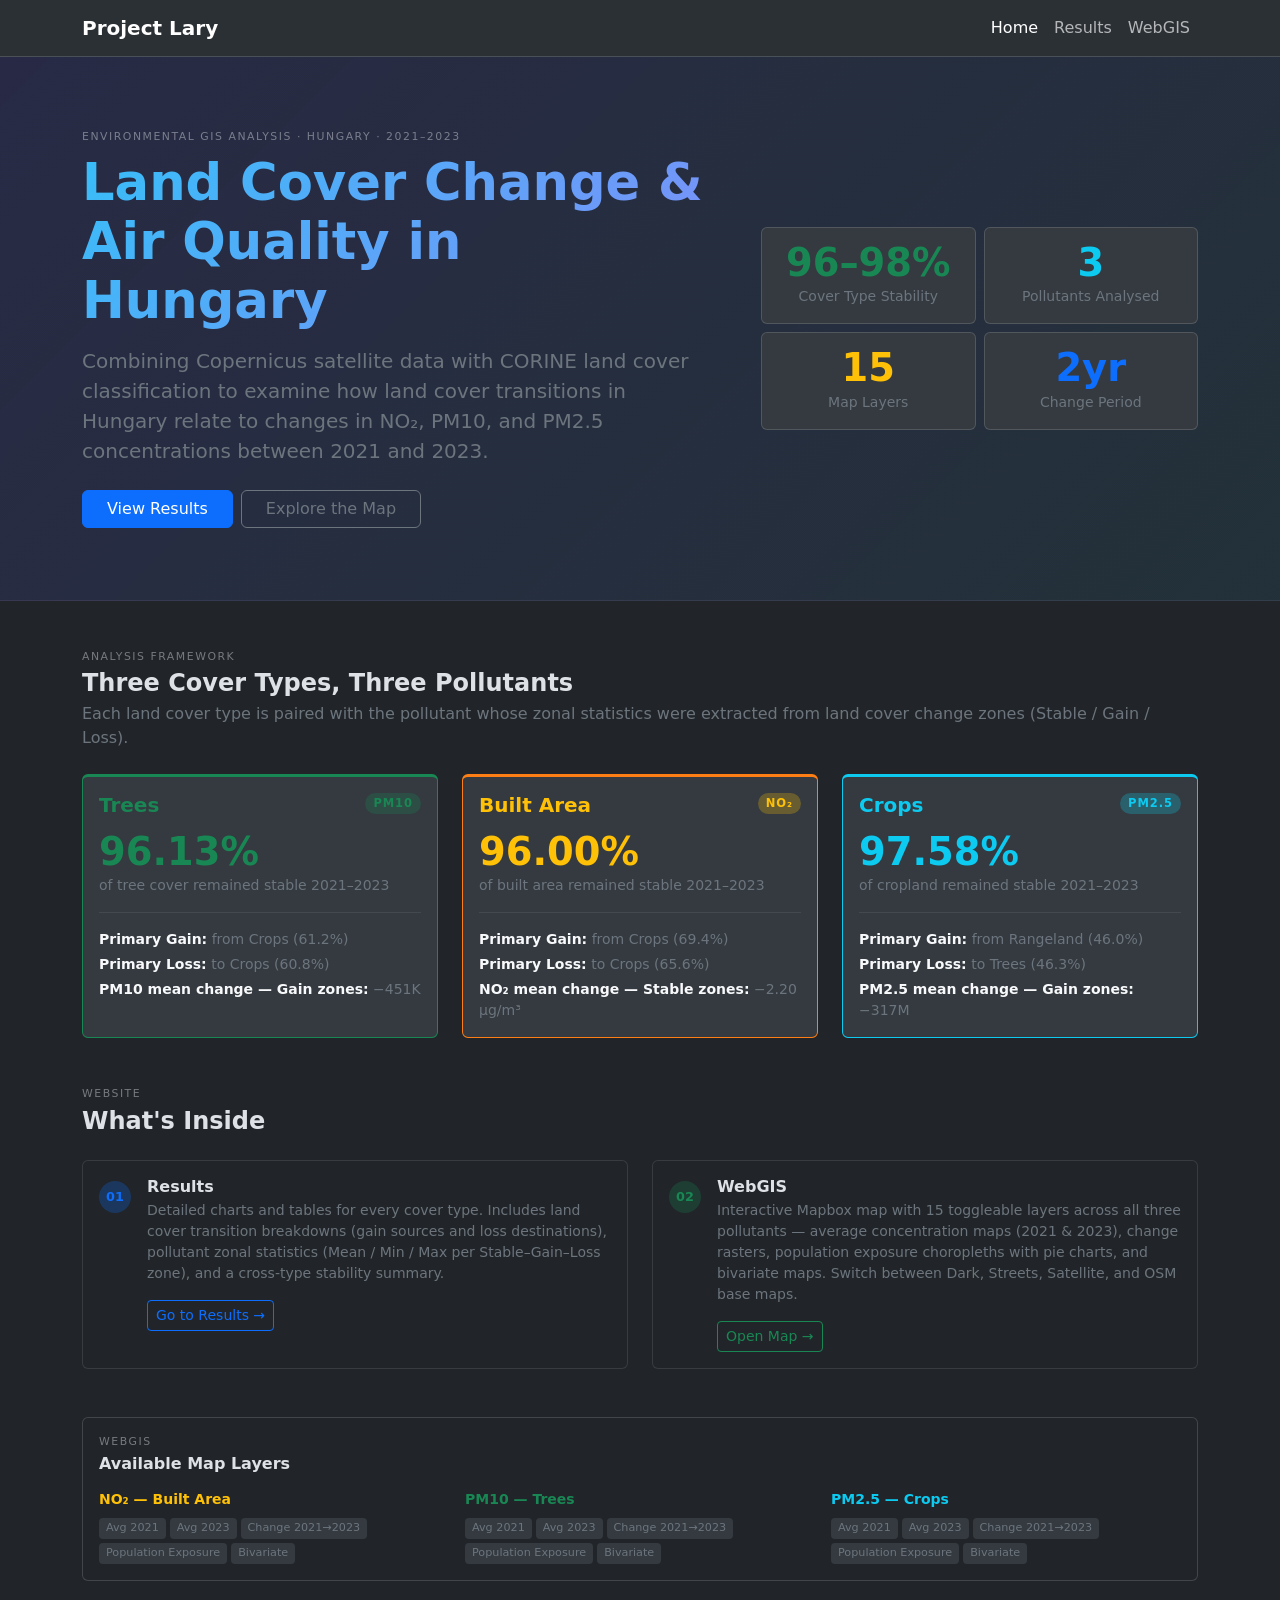
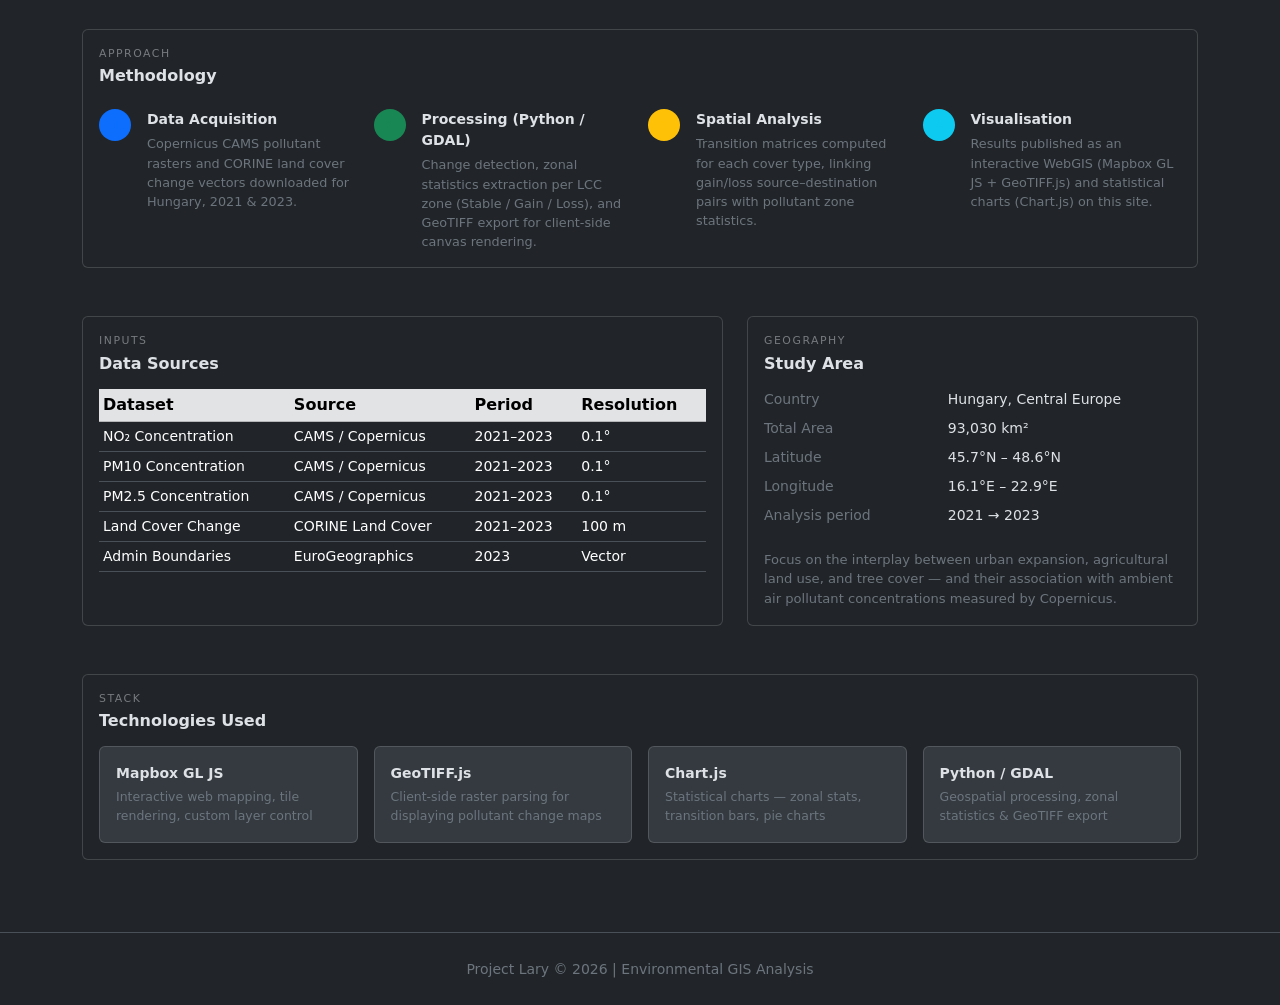
<file: index.html>
<!DOCTYPE html>
<html>
<head>
  <meta charset="UTF-8">
  <meta http-equiv="refresh" content="0; url=home.html">
  <title>Project Lary</title>
</head>
<body>
  <a href="home.html">Redirecting to Project Lary…</a>
</body>
</html>
</file>
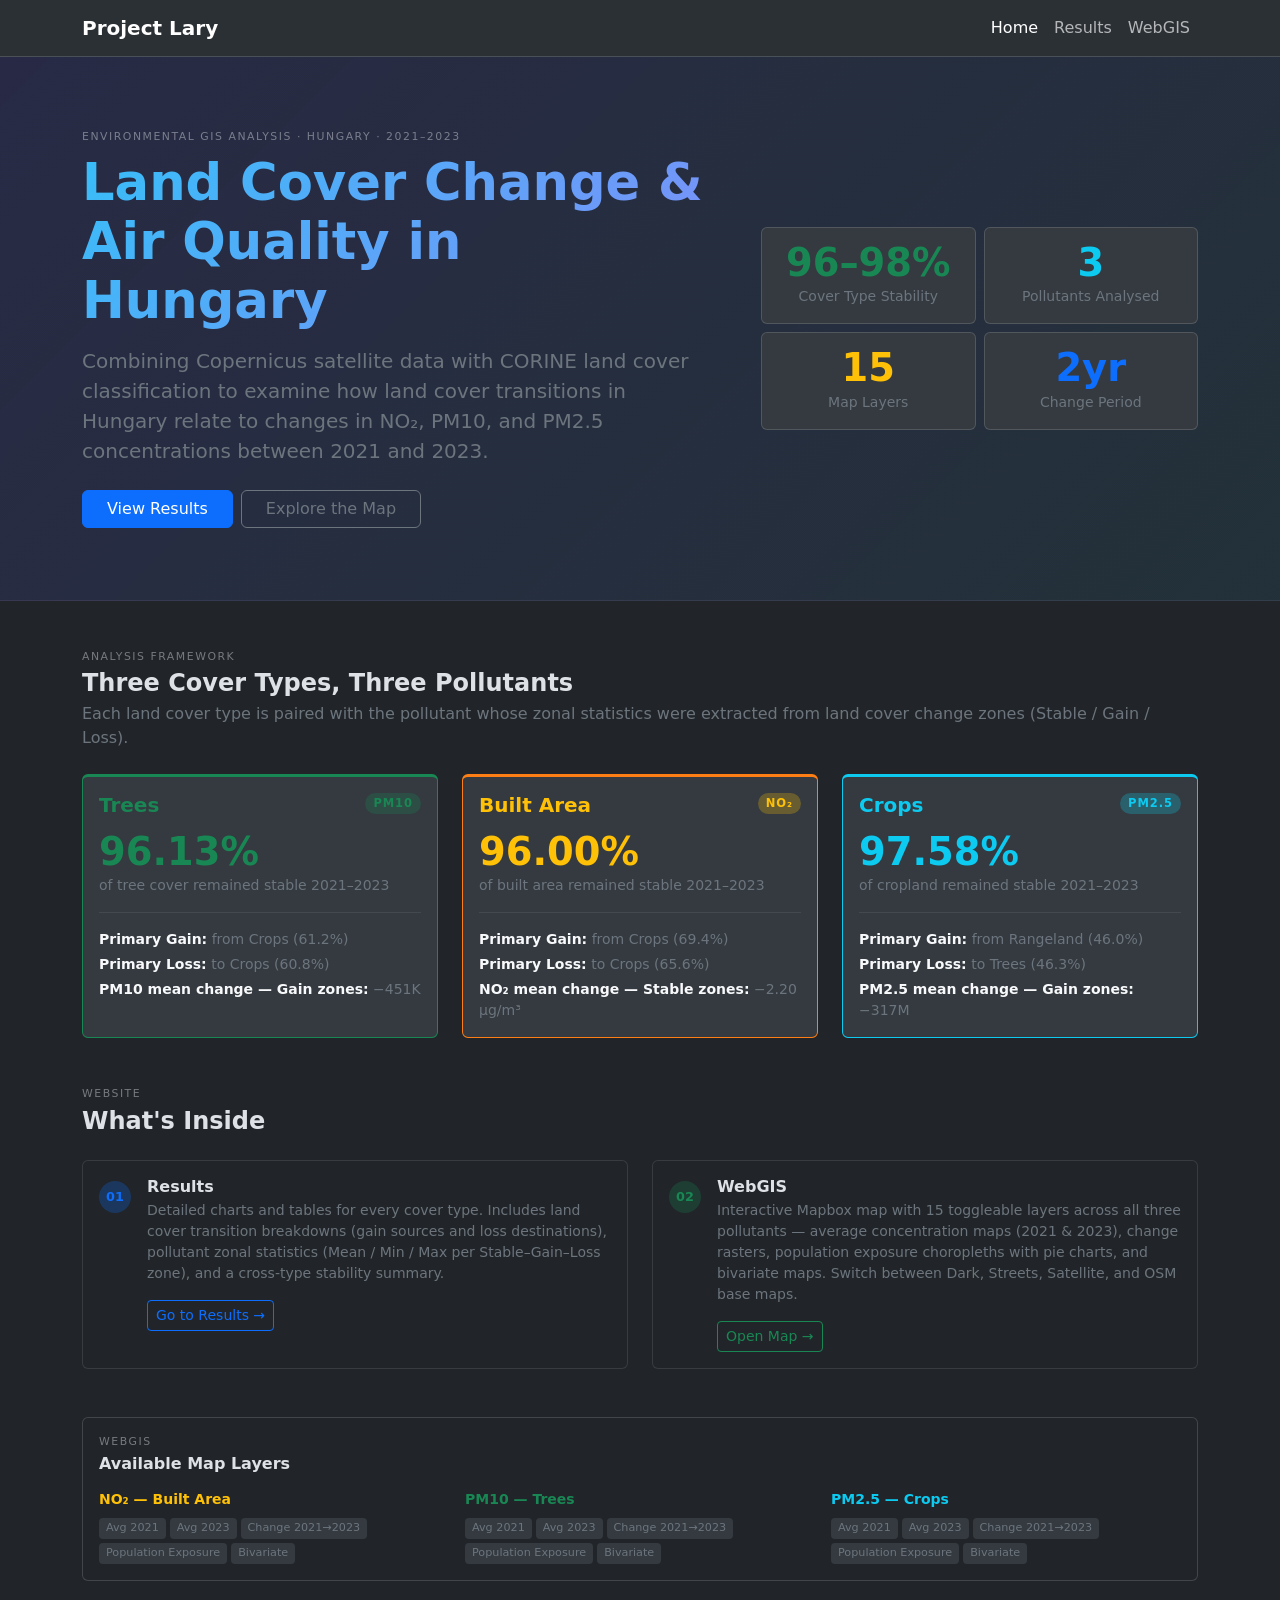
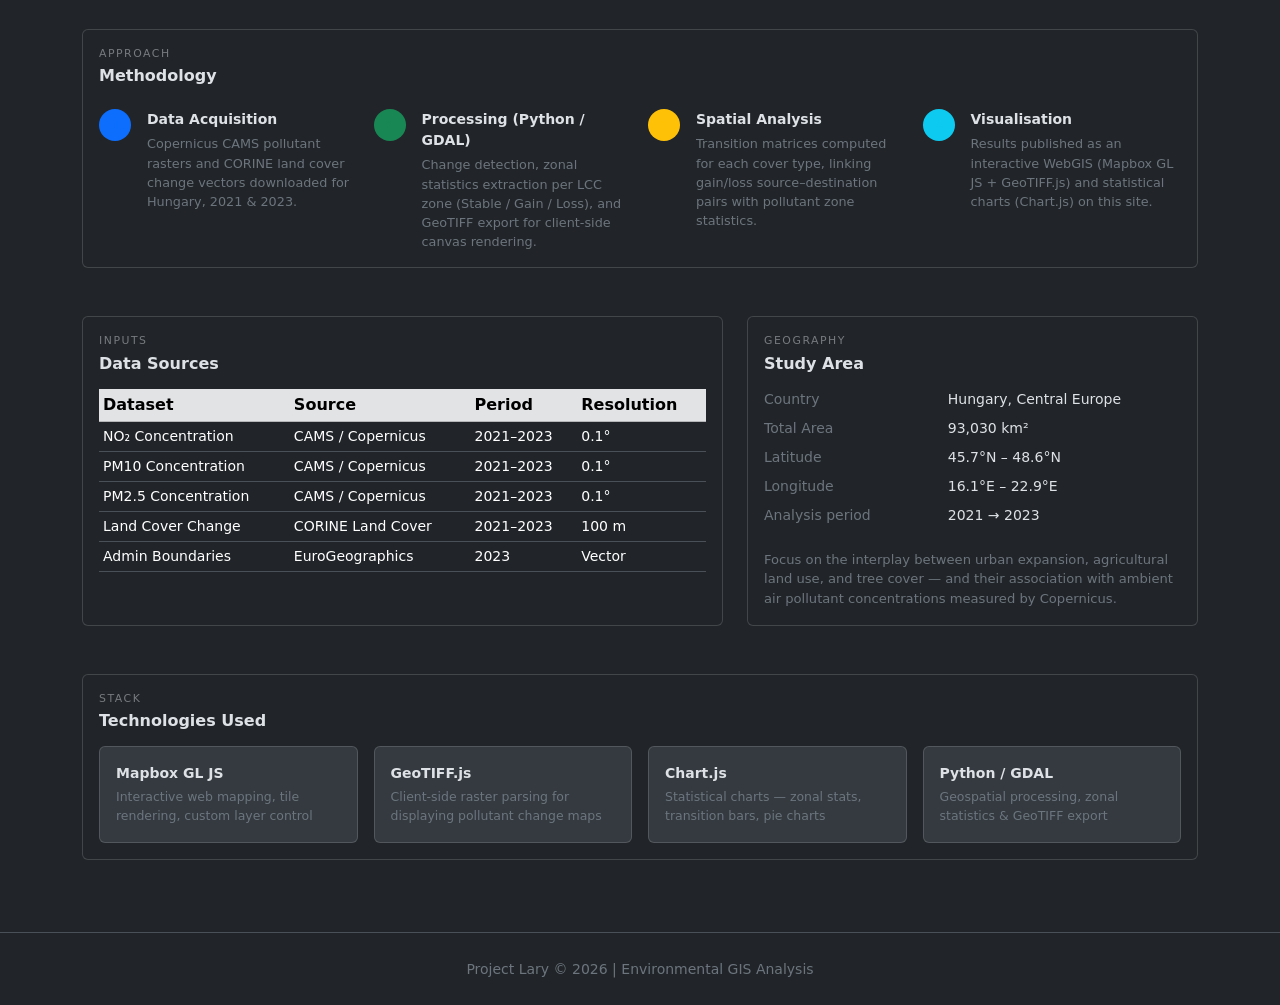
<file: home.html>
<!DOCTYPE html>
<html lang="en" data-bs-theme="dark">
<head>
  <meta charset="UTF-8">
  <meta name="viewport" content="width=device-width, initial-scale=1.0">
  <title>Project Lary - Home</title>
  <link href="https://cdn.jsdelivr.net/npm/bootstrap@5.3.3/dist/css/bootstrap.min.css" rel="stylesheet">
  <style>
    .hero-gradient {
      background: linear-gradient(135deg, rgba(79,70,229,0.15) 0%, rgba(56,189,248,0.08) 100%);
      border-bottom: 1px solid rgba(255,255,255,0.07);
    }
    .display-title {
      font-size: clamp(2rem, 5vw, 3.2rem);
      font-weight: 800;
      background: linear-gradient(135deg, #38bdf8, #818cf8);
      -webkit-background-clip: text;
      -webkit-text-fill-color: transparent;
      background-clip: text;
      line-height: 1.15;
    }
    .pillar-card {
      border-top: 3px solid;
      transition: transform 0.15s ease;
    }
    .pillar-card:hover { transform: translateY(-2px); }
    .pillar-trees  { border-color: #198754; }
    .pillar-built  { border-color: #fd7e14; }
    .pillar-crops  { border-color: #0dcaf0; }
    .pollutant-chip {
      font-size: 0.72rem;
      font-weight: 700;
      letter-spacing: 0.08em;
      text-transform: uppercase;
      padding: 2px 8px;
      border-radius: 20px;
    }
    .big-stat {
      font-size: 2.4rem;
      font-weight: 800;
      line-height: 1;
    }
    .section-label {
      font-size: 0.68rem;
      letter-spacing: 0.14em;
      text-transform: uppercase;
      opacity: 0.45;
    }
    .page-card {
      border: 1px solid rgba(255,255,255,0.1);
      transition: border-color 0.2s ease;
    }
    .page-card:hover { border-color: rgba(255,255,255,0.25); }
    .step-num {
      width: 32px; height: 32px;
      border-radius: 50%;
      display: flex; align-items: center; justify-content: center;
      font-size: 0.8rem; font-weight: 700;
      flex-shrink: 0;
    }
    .layer-badge {
      font-size: 0.7rem;
      padding: 2px 7px;
      border-radius: 4px;
    }
  </style>
</head>
<body>
  <nav class="navbar navbar-expand-lg bg-body-tertiary border-bottom sticky-top">
    <div class="container">
      <a class="navbar-brand fw-bold" href="home.html">Project Lary</a>
      <button class="navbar-toggler" type="button" data-bs-toggle="collapse" data-bs-target="#nav">
        <span class="navbar-toggler-icon"></span>
      </button>
      <div class="collapse navbar-collapse" id="nav">
        <ul class="navbar-nav ms-auto">
          <li class="nav-item"><a class="nav-link active" href="home.html">Home</a></li>
          <li class="nav-item"><a class="nav-link" href="results.html">Results</a></li>
          <li class="nav-item"><a class="nav-link" href="webgis.html">WebGIS</a></li>
        </ul>
      </div>
    </div>
  </nav>

  <!-- HERO -->
  <section class="hero-gradient py-5">
    <div class="container py-4">
      <div class="row align-items-center g-5">
        <div class="col-lg-7">
          <p class="section-label mb-2">Environmental GIS Analysis · Hungary · 2021–2023</p>
          <h1 class="display-title mb-3">Land Cover Change &amp;<br>Air Quality in Hungary</h1>
          <p class="text-secondary fs-5 mb-4">Combining Copernicus satellite data with CORINE land cover classification to examine how land cover transitions in Hungary relate to changes in NO₂, PM10, and PM2.5 concentrations between 2021 and 2023.</p>
          <div class="d-flex flex-wrap gap-2">
            <a href="results.html" class="btn btn-primary px-4">View Results</a>
            <a href="webgis.html" class="btn btn-outline-secondary px-4">Explore the Map</a>
          </div>
        </div>
        <div class="col-lg-5">
          <div class="row g-2">
            <div class="col-6">
              <div class="card bg-body-secondary text-center py-3">
                <div class="big-stat text-success">96–98%</div>
                <div class="small text-secondary mt-1">Cover Type Stability</div>
              </div>
            </div>
            <div class="col-6">
              <div class="card bg-body-secondary text-center py-3">
                <div class="big-stat text-info">3</div>
                <div class="small text-secondary mt-1">Pollutants Analysed</div>
              </div>
            </div>
            <div class="col-6">
              <div class="card bg-body-secondary text-center py-3">
                <div class="big-stat text-warning">15</div>
                <div class="small text-secondary mt-1">Map Layers</div>
              </div>
            </div>
            <div class="col-6">
              <div class="card bg-body-secondary text-center py-3">
                <div class="big-stat text-primary">2yr</div>
                <div class="small text-secondary mt-1">Change Period</div>
              </div>
            </div>
          </div>
        </div>
      </div>
    </div>
  </section>

  <main class="container py-5">

    <!-- THREE ANALYSIS PILLARS -->
    <div class="mb-5">
      <p class="section-label mb-1">Analysis Framework</p>
      <h2 class="h4 fw-bold mb-1">Three Cover Types, Three Pollutants</h2>
      <p class="text-secondary mb-4">Each land cover type is paired with the pollutant whose zonal statistics were extracted from land cover change zones (Stable / Gain / Loss).</p>
      <div class="row g-4">

        <!-- Trees / PM10 -->
        <div class="col-md-4">
          <div class="card bg-body-secondary pillar-card pillar-trees h-100">
            <div class="card-body">
              <div class="d-flex justify-content-between align-items-start mb-3">
                <h3 class="h5 fw-bold text-success mb-0">Trees</h3>
                <span class="pollutant-chip bg-success bg-opacity-25 text-success">PM10</span>
              </div>
              <div class="big-stat text-success mb-1">96.13%</div>
              <div class="text-secondary small mb-3">of tree cover remained stable 2021–2023</div>
              <hr class="border-secondary">
              <div class="small text-secondary mb-1"><strong class="text-light">Primary Gain:</strong> from Crops (61.2%)</div>
              <div class="small text-secondary mb-1"><strong class="text-light">Primary Loss:</strong> to Crops (60.8%)</div>
              <div class="small text-secondary"><strong class="text-light">PM10 mean change — Gain zones:</strong> −451K</div>
            </div>
          </div>
        </div>

        <!-- Built Area / NO2 -->
        <div class="col-md-4">
          <div class="card bg-body-secondary pillar-card pillar-built h-100">
            <div class="card-body">
              <div class="d-flex justify-content-between align-items-start mb-3">
                <h3 class="h5 fw-bold text-warning mb-0">Built Area</h3>
                <span class="pollutant-chip bg-warning bg-opacity-25 text-warning">NO₂</span>
              </div>
              <div class="big-stat text-warning mb-1">96.00%</div>
              <div class="text-secondary small mb-3">of built area remained stable 2021–2023</div>
              <hr class="border-secondary">
              <div class="small text-secondary mb-1"><strong class="text-light">Primary Gain:</strong> from Crops (69.4%)</div>
              <div class="small text-secondary mb-1"><strong class="text-light">Primary Loss:</strong> to Crops (65.6%)</div>
              <div class="small text-secondary"><strong class="text-light">NO₂ mean change — Stable zones:</strong> −2.20 µg/m³</div>
            </div>
          </div>
        </div>

        <!-- Crops / PM2.5 -->
        <div class="col-md-4">
          <div class="card bg-body-secondary pillar-card pillar-crops h-100">
            <div class="card-body">
              <div class="d-flex justify-content-between align-items-start mb-3">
                <h3 class="h5 fw-bold text-info mb-0">Crops</h3>
                <span class="pollutant-chip bg-info bg-opacity-25 text-info">PM2.5</span>
              </div>
              <div class="big-stat text-info mb-1">97.58%</div>
              <div class="text-secondary small mb-3">of cropland remained stable 2021–2023</div>
              <hr class="border-secondary">
              <div class="small text-secondary mb-1"><strong class="text-light">Primary Gain:</strong> from Rangeland (46.0%)</div>
              <div class="small text-secondary mb-1"><strong class="text-light">Primary Loss:</strong> to Trees (46.3%)</div>
              <div class="small text-secondary"><strong class="text-light">PM2.5 mean change — Gain zones:</strong> −317M</div>
            </div>
          </div>
        </div>

      </div>
    </div>

    <!-- EXPLORE THE SITE -->
    <div class="mb-5">
      <p class="section-label mb-1">Website</p>
      <h2 class="h4 fw-bold mb-4">What's Inside</h2>
      <div class="row g-4">
        <div class="col-md-6">
          <div class="card page-card h-100">
            <div class="card-body d-flex gap-3">
              <div class="step-num bg-primary bg-opacity-25 text-primary mt-1">01</div>
              <div>
                <h3 class="h6 fw-bold mb-1">Results</h3>
                <p class="text-secondary small mb-3">Detailed charts and tables for every cover type. Includes land cover transition breakdowns (gain sources and loss destinations), pollutant zonal statistics (Mean / Min / Max per Stable–Gain–Loss zone), and a cross-type stability summary.</p>
                <a href="results.html" class="btn btn-sm btn-outline-primary">Go to Results →</a>
              </div>
            </div>
          </div>
        </div>
        <div class="col-md-6">
          <div class="card page-card h-100">
            <div class="card-body d-flex gap-3">
              <div class="step-num bg-success bg-opacity-25 text-success mt-1">02</div>
              <div>
                <h3 class="h6 fw-bold mb-1">WebGIS</h3>
                <p class="text-secondary small mb-3">Interactive Mapbox map with 15 toggleable layers across all three pollutants — average concentration maps (2021 &amp; 2023), change rasters, population exposure choropleths with pie charts, and bivariate maps. Switch between Dark, Streets, Satellite, and OSM base maps.</p>
                <a href="webgis.html" class="btn btn-sm btn-outline-success">Open Map →</a>
              </div>
            </div>
          </div>
        </div>
      </div>
    </div>

    <!-- MAP LAYERS -->
    <div class="card mb-5">
      <div class="card-body">
        <p class="section-label mb-1">WebGIS</p>
        <h2 class="h6 fw-bold mb-3">Available Map Layers</h2>
        <div class="row g-3">
          <div class="col-md-4">
            <div class="small fw-semibold text-warning mb-2">NO₂ — Built Area</div>
            <div class="d-flex flex-wrap gap-1">
              <span class="layer-badge bg-body-secondary text-secondary">Avg 2021</span>
              <span class="layer-badge bg-body-secondary text-secondary">Avg 2023</span>
              <span class="layer-badge bg-body-secondary text-secondary">Change 2021→2023</span>
              <span class="layer-badge bg-body-secondary text-secondary">Population Exposure</span>
              <span class="layer-badge bg-body-secondary text-secondary">Bivariate</span>
            </div>
          </div>
          <div class="col-md-4">
            <div class="small fw-semibold text-success mb-2">PM10 — Trees</div>
            <div class="d-flex flex-wrap gap-1">
              <span class="layer-badge bg-body-secondary text-secondary">Avg 2021</span>
              <span class="layer-badge bg-body-secondary text-secondary">Avg 2023</span>
              <span class="layer-badge bg-body-secondary text-secondary">Change 2021→2023</span>
              <span class="layer-badge bg-body-secondary text-secondary">Population Exposure</span>
              <span class="layer-badge bg-body-secondary text-secondary">Bivariate</span>
            </div>
          </div>
          <div class="col-md-4">
            <div class="small fw-semibold text-info mb-2">PM2.5 — Crops</div>
            <div class="d-flex flex-wrap gap-1">
              <span class="layer-badge bg-body-secondary text-secondary">Avg 2021</span>
              <span class="layer-badge bg-body-secondary text-secondary">Avg 2023</span>
              <span class="layer-badge bg-body-secondary text-secondary">Change 2021→2023</span>
              <span class="layer-badge bg-body-secondary text-secondary">Population Exposure</span>
              <span class="layer-badge bg-body-secondary text-secondary">Bivariate</span>
            </div>
          </div>
        </div>
      </div>
    </div>

    <!-- METHODOLOGY -->
    <div class="card mb-5">
      <div class="card-body">
        <p class="section-label mb-1">Approach</p>
        <h2 class="h6 fw-bold mb-4">Methodology</h2>
        <div class="row g-3">
          <div class="col-sm-6 col-lg-3">
            <div class="d-flex gap-3">
              <div class="step-num bg-primary bg-opacity-15 text-primary" style="width:32px;height:32px;border-radius:50%;display:flex;align-items:center;justify-content:center;font-weight:700;font-size:.8rem;flex-shrink:0;">1</div>
              <div>
                <div class="fw-semibold small mb-1">Data Acquisition</div>
                <p class="text-secondary" style="font-size:.8rem;margin:0">Copernicus CAMS pollutant rasters and CORINE land cover change vectors downloaded for Hungary, 2021 &amp; 2023.</p>
              </div>
            </div>
          </div>
          <div class="col-sm-6 col-lg-3">
            <div class="d-flex gap-3">
              <div class="step-num bg-success bg-opacity-15 text-success" style="width:32px;height:32px;border-radius:50%;display:flex;align-items:center;justify-content:center;font-weight:700;font-size:.8rem;flex-shrink:0;">2</div>
              <div>
                <div class="fw-semibold small mb-1">Processing (Python / GDAL)</div>
                <p class="text-secondary" style="font-size:.8rem;margin:0">Change detection, zonal statistics extraction per LCC zone (Stable / Gain / Loss), and GeoTIFF export for client-side canvas rendering.</p>
              </div>
            </div>
          </div>
          <div class="col-sm-6 col-lg-3">
            <div class="d-flex gap-3">
              <div class="step-num bg-warning bg-opacity-15 text-warning" style="width:32px;height:32px;border-radius:50%;display:flex;align-items:center;justify-content:center;font-weight:700;font-size:.8rem;flex-shrink:0;">3</div>
              <div>
                <div class="fw-semibold small mb-1">Spatial Analysis</div>
                <p class="text-secondary" style="font-size:.8rem;margin:0">Transition matrices computed for each cover type, linking gain/loss source–destination pairs with pollutant zone statistics.</p>
              </div>
            </div>
          </div>
          <div class="col-sm-6 col-lg-3">
            <div class="d-flex gap-3">
              <div class="step-num bg-info bg-opacity-15 text-info" style="width:32px;height:32px;border-radius:50%;display:flex;align-items:center;justify-content:center;font-weight:700;font-size:.8rem;flex-shrink:0;">4</div>
              <div>
                <div class="fw-semibold small mb-1">Visualisation</div>
                <p class="text-secondary" style="font-size:.8rem;margin:0">Results published as an interactive WebGIS (Mapbox GL JS + GeoTIFF.js) and statistical charts (Chart.js) on this site.</p>
              </div>
            </div>
          </div>
        </div>
      </div>
    </div>

    <!-- DATA SOURCES + STUDY AREA -->
    <div class="row g-4 mb-5">
      <div class="col-lg-7">
        <div class="card h-100">
          <div class="card-body">
            <p class="section-label mb-1">Inputs</p>
            <h2 class="h6 fw-bold mb-3">Data Sources</h2>
            <table class="table table-sm table-hover mb-0">
              <thead class="table-secondary">
                <tr><th>Dataset</th><th>Source</th><th>Period</th><th>Resolution</th></tr>
              </thead>
              <tbody class="text-secondary small">
                <tr>
                  <td>NO₂ Concentration</td>
                  <td>CAMS / Copernicus</td>
                  <td>2021–2023</td>
                  <td>0.1°</td>
                </tr>
                <tr>
                  <td>PM10 Concentration</td>
                  <td>CAMS / Copernicus</td>
                  <td>2021–2023</td>
                  <td>0.1°</td>
                </tr>
                <tr>
                  <td>PM2.5 Concentration</td>
                  <td>CAMS / Copernicus</td>
                  <td>2021–2023</td>
                  <td>0.1°</td>
                </tr>
                <tr>
                  <td>Land Cover Change</td>
                  <td>CORINE Land Cover</td>
                  <td>2021–2023</td>
                  <td>100 m</td>
                </tr>
                <tr>
                  <td>Admin Boundaries</td>
                  <td>EuroGeographics</td>
                  <td>2023</td>
                  <td>Vector</td>
                </tr>
              </tbody>
            </table>
          </div>
        </div>
      </div>
      <div class="col-lg-5">
        <div class="card h-100">
          <div class="card-body">
            <p class="section-label mb-1">Geography</p>
            <h2 class="h6 fw-bold mb-3">Study Area</h2>
            <dl class="row small mb-3">
              <dt class="col-5 text-secondary fw-normal">Country</dt>
              <dd class="col-7">Hungary, Central Europe</dd>
              <dt class="col-5 text-secondary fw-normal">Total Area</dt>
              <dd class="col-7">93,030 km²</dd>
              <dt class="col-5 text-secondary fw-normal">Latitude</dt>
              <dd class="col-7">45.7°N – 48.6°N</dd>
              <dt class="col-5 text-secondary fw-normal">Longitude</dt>
              <dd class="col-7">16.1°E – 22.9°E</dd>
              <dt class="col-5 text-secondary fw-normal">Analysis period</dt>
              <dd class="col-7">2021 → 2023</dd>
            </dl>
            <p class="text-secondary mb-0" style="font-size:.82rem">Focus on the interplay between urban expansion, agricultural land use, and tree cover — and their association with ambient air pollutant concentrations measured by Copernicus.</p>
          </div>
        </div>
      </div>
    </div>

    <!-- TECHNOLOGIES -->
    <div class="card mb-4">
      <div class="card-body">
        <p class="section-label mb-1">Stack</p>
        <h2 class="h6 fw-bold mb-3">Technologies Used</h2>
        <div class="row g-3">
          <div class="col-6 col-md-3">
            <div class="card bg-body-secondary h-100">
              <div class="card-body py-3">
                <div class="fw-semibold small mb-1">Mapbox GL JS</div>
                <p class="text-secondary mb-0" style="font-size:.78rem">Interactive web mapping, tile rendering, custom layer control</p>
              </div>
            </div>
          </div>
          <div class="col-6 col-md-3">
            <div class="card bg-body-secondary h-100">
              <div class="card-body py-3">
                <div class="fw-semibold small mb-1">GeoTIFF.js</div>
                <p class="text-secondary mb-0" style="font-size:.78rem">Client-side raster parsing for displaying pollutant change maps</p>
              </div>
            </div>
          </div>
          <div class="col-6 col-md-3">
            <div class="card bg-body-secondary h-100">
              <div class="card-body py-3">
                <div class="fw-semibold small mb-1">Chart.js</div>
                <p class="text-secondary mb-0" style="font-size:.78rem">Statistical charts — zonal stats, transition bars, pie charts</p>
              </div>
            </div>
          </div>
          <div class="col-6 col-md-3">
            <div class="card bg-body-secondary h-100">
              <div class="card-body py-3">
                <div class="fw-semibold small mb-1">Python / GDAL</div>
                <p class="text-secondary mb-0" style="font-size:.78rem">Geospatial processing, zonal statistics &amp; GeoTIFF export</p>
              </div>
            </div>
          </div>
        </div>
      </div>
    </div>

  </main>

  <footer class="border-top py-4 text-center text-secondary">
    <small>Project Lary © 2026 | Environmental GIS Analysis</small>
  </footer>

  <script src="https://cdn.jsdelivr.net/npm/bootstrap@5.3.3/dist/js/bootstrap.bundle.min.js"></script>
</body>
</html>
</file>
